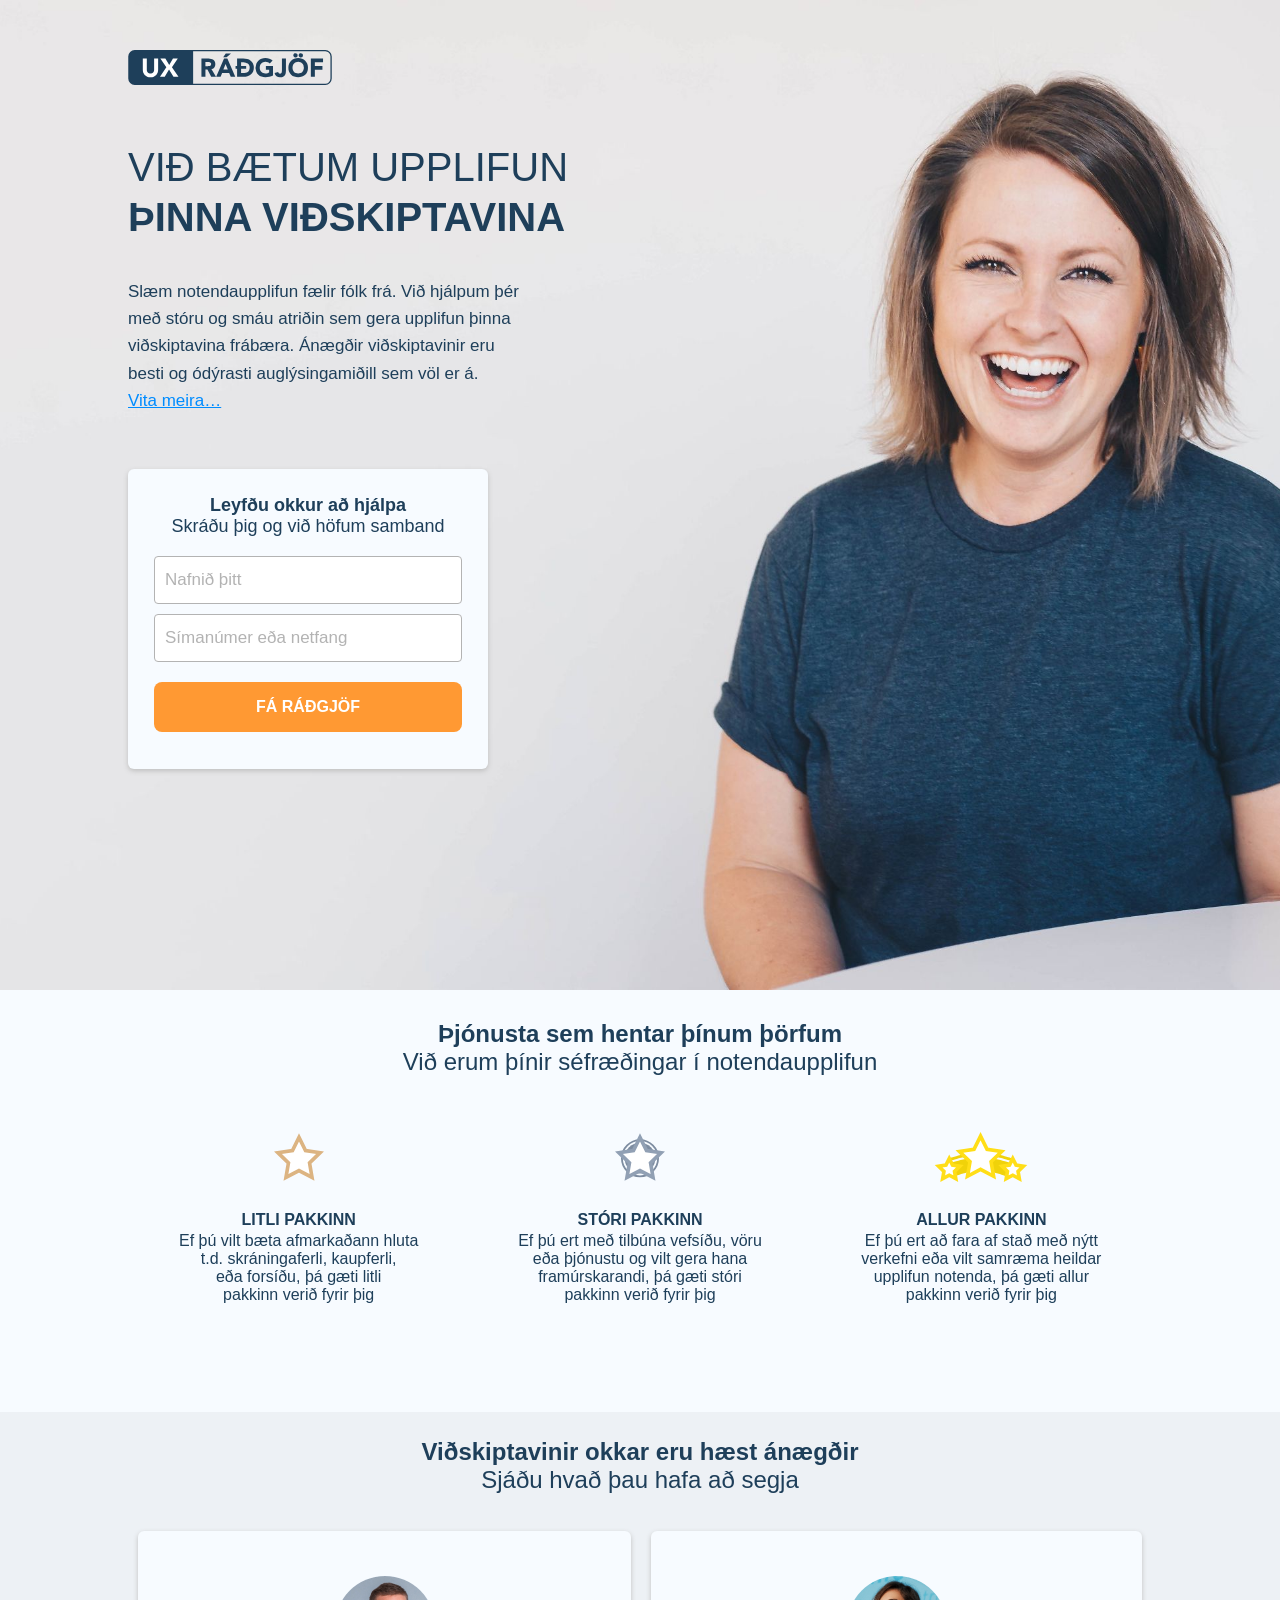
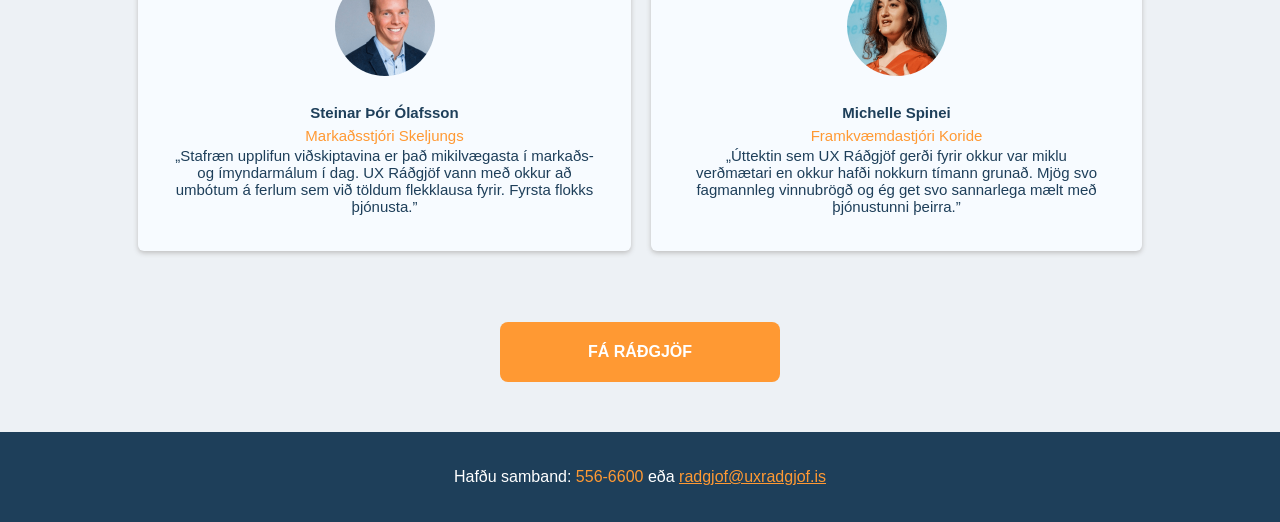
<file: index.html>
<!DOCTYPE html>
<html lang="is">

<head>
    <meta version="3.6.1"
    <meta charset="UTF-8">
    <meta name="viewport" content="width=device-width, initial-scale=1">
    <title>UX Ráðgjöf</title>
    <meta property="og:title" content="UX Ráðgjöf">
    <meta property="og:description" content="Slæm notendaupplifun fælir fólk frá. Við hjálpum þér með stóru og smáu atriðin sem gera upplifun þinna viðskiptavina frábæra. Ánægðir viðskiptavinir eru besti og ódýrasti auglýsingamiðill sem völ er á.">
    <meta property="og:type" content="website">
    <meta property="og:url" content="https://wwww.uxradgjof.is">
    <meta property="og:image" content="https://uxradgjof.is/assets/Opengraph.png">
    <meta name="format-detection" content="telephone=no">
    <link rel="stylesheet" href="./styles.css">
    <link rel="shortcut icon" type="image/png" href="./assets/favicon.png">

        <!-- Facebook Pixel Code -->
    <script>
      !function(f,b,e,v,n,t,s)
      {if(f.fbq)return;n=f.fbq=function(){n.callMethod?
      n.callMethod.apply(n,arguments):n.queue.push(arguments)};
      if(!f._fbq)f._fbq=n;n.push=n;n.loaded=!0;n.version='2.0';
      n.queue=[];t=b.createElement(e);t.async=!0;
      t.src=v;s=b.getElementsByTagName(e)[0];
      s.parentNode.insertBefore(t,s)}(window, document,'script',
      'https://connect.facebook.net/en_US/fbevents.js');
      fbq('init', '387559585316875');
      fbq('track', 'PageView');
    </script>
    <noscript><img height="1" width="1" style="display:none"
      src="https://www.facebook.com/tr?id=387559585316875&ev=PageView&noscript=1"
    /></noscript>
    <!-- End Facebook Pixel Code -->

    <!-- Start of Async Drift Code -->
    <script>
    "use strict";

    !function() {
      var t = window.driftt = window.drift = window.driftt || [];
      if (!t.init) {
        if (t.invoked) return void (window.console && console.error && console.error("Drift snippet included twice."));
        t.invoked = !0, t.methods = [ "identify", "config", "track", "reset", "debug", "show", "ping", "page", "hide", "off", "on" ], 
        t.factory = function(e) {
          return function() {
            var n = Array.prototype.slice.call(arguments);
            return n.unshift(e), t.push(n), t;
          };
        }, t.methods.forEach(function(e) {
          t[e] = t.factory(e);
        }), t.load = function(t) {
          var e = 3e5, n = Math.ceil(new Date() / e) * e, o = document.createElement("script");
          o.type = "text/javascript", o.async = !0, o.crossorigin = "anonymous", o.src = "https://js.driftt.com/include/" + n + "/" + t + ".js";
          var i = document.getElementsByTagName("script")[0];
          i.parentNode.insertBefore(o, i);
        };
      }
    }();
    drift.SNIPPET_VERSION = '0.3.1';
    drift.load('86pnem8xcb5k');
    </script>
    <!-- End of Async Drift Code -->


    <script>
        /**
            *
            * FUNCTIONS 
            *
            **/



        function selectContactMedium(el1, el2, el3, str) {
            var element1 = document.getElementById(el1);
            var element2 = document.getElementById(el2);
            var contactBox = document.getElementById(el3);
            console.log('selectContactMedium', element1, element2, contactBox)

            if (element1.src.includes('-inactive')) {
                console.log('hæhæhæ')
                contactBox.placeholder = str;
                element1.src = element1.src.replace('-inactive', '-active');
                element2.src = element2.src.replace('-active', '-inactive');
            }

        }

        function sendForm(el1, el2) {
            var name = document.getElementById(el1).value
            var phone = document.getElementById(el2).value

            modal.style.display = 'none';
            document.getElementById('main-content').innerHTML = '<h1>Augnablik...</h1>';
            document.getElementById('tilbod-t').style.display = 'none';
            post('https://formspree.io/radgjof@uxradgjof.is', {name, phone}, 'post');

        }


        function post(path, params, method) {
            method = method || "post"; // Set method to post by default if not specified.

            // The rest of this code assumes you are not using a library.
            // It can be made less wordy if you use one.
            var form = document.createElement("form");
            form.setAttribute("method", method);
            form.setAttribute("action", path);

            for(var key in params) {
                if(params.hasOwnProperty(key)) {
                    var hiddenField = document.createElement("input");
                    hiddenField.setAttribute("type", "hidden");
                    hiddenField.setAttribute("name", key);
                    hiddenField.setAttribute("value", params[key]);

                    form.appendChild(hiddenField);

                    
                }
            }

            
            var hiddenField2 = document.createElement("input");
            hiddenField2.setAttribute("type", "hidden");
            hiddenField2.setAttribute("value", "https://uxradgjof.is/thanks.html");
            hiddenField2.setAttribute("name", "_next");

            form.appendChild(hiddenField2);

            document.body.appendChild(form);
            form.submit();
        }

    </script>

</head>

<body>

    <!-- READ MORE TEMPLATE -->
    <div id="myModal2" class="modal">
        <div class="modal-cont">

            <span class="close clickable" onclick="closeModal()">&times;</span>

            <div id="read-more" class="read-m">
                <div style="text-align: center; padding: 26px;">
                                <b>Hvað er notendaupplifun</b><br><br>
            
                                Notendaupplifun er, í sinni einföldustu mynd, tilfinningar notenda gagnvart vöru eða þjónustu.
                                <br><br>
                                Þegar upplifunin er framúrskarandi þá finnur notandinn fyrir góðum tilfinningum gagnvart vörunni eða þjónustunni sem eykur líkur á jákvæðu umtali og meðmælum.
                                <br><br>
                                83% fólks treystir meðmælum vina og jafnvel ókunnugra framyfir auglýsingar. Þau fyrirtæki sem ekki huga að notendaupplifun eiga á hættu að dragast aftur úr.
                                <br><br>
                                <b>Skráðu þig núna og við höfum samband</b>
                </div>

                <div style="display: flex; flex-direction: column; align-items: center">

                                    <!-- TEMPLATE -->
                              <!--  <div class="your-name">
                                        Hvernig er best að hafa samband?
                                </div> -->

                                   <!-- <img src="./assets/phone-active.svg" id="phone2" class=" contact-button" onclick="selectContactMedium('phone2', 'email2', 'contact-box2', 'Skrifaðu símanúmer')">
                                    <img src="./assets/email-inactive.svg" id="email2" class=" contact-button" onclick="selectContactMedium('email2', 'phone2', 'contact-box2', 'Skrifaðu netfang')">
                                    <div > -->
                                    <input id="contact-box2" class="input-box3" placeholder="Nafnið þitt" >

                        </div>
                                <div>
                                <!--    <div class="your-name">
                                        Hvað heitir snillingurinn?
                                    </div> -->

                                    <input id="name2" placeholder="Símanúmer eða netfang" class="input-box3">
                                </div>

                                <button class="big-btn btn3 clickable" type="button" onclick="sendForm('name2', 'contact-box2')">FÁ RÁÐGJÖF</button>
                        </div>
                
                            <!-- /TEMPLATE -->
                </div>
            </div>
        </div>
    </div>
    <!-- /READ MORE TEMPLATE -->

    <!-- MODAL -->
    <div id="myModal" class="modal">

        <!-- MODAL CONTENT -->
        <div class="modal-cont2">
                <span class="close clickable" onclick="closeModal()">&times;</span>

            <div style="padding: 40px 0;" id="modal-content">
                <div class="base-font" style="text-align: center; margin: 10px 0px;">
                    <b>Leyfðu okkur að hjálpa</b><br> Skráðu þig og við höfum samband<br>
                </div>


                <div style="display: flex; flex-direction: column; align-items: center;">
                    <input id="contact-box3" class="input-box3" placeholder="Nafnið þitt" >
                    <input id="name3" placeholder="Símanúmer eða netfang" class="input-box3">
                    <button class="big-btn btn3 clickable" type="button" onclick="sendForm('name3', 'contact-box3')">FÁ RÁÐGJÖF</button>
                                <!--    <div class="your-name">
                                        Hvað heitir snillingurinn?
                                    </div> -->


                                
                    <!-- TEMPLATE -->
<!--
                    <div>
                        <div>
                            <div class="your-name">
                                Hvernig er best að hafa samband?
                            </div>
                        </div>
                        <div class="spass" style="display: flex; flex-direction: row; align-items: center;">
                            <img src="./assets/phone-active.svg" id="phone3" class=" contact-button" onclick="selectContactMedium('phone3', 'email3', 'contact-box3', 'Skrifaðu símanúmer')">
                            <img src="./assets/email-inactive.svg" id="email3" class=" contact-button" onclick="selectContactMedium('email3', 'phone3', 'contact-box3', 'Skrifaðu netfang')">
                            <div>
                                <input id="contact-box3" class="input-box" placeholder="Skrifaðu símanúmer">
                            </div>
                        </div>
                        <div>
                            <div class="your-name">
                                Hvað heitir snillingurinn?
                            </div>
                            <input id="name3" placeholder="Nafn" class="input-box spass phone-box">
                        </div>
                        <button class="big-btn btn2 clickable" type="button" onclick="sendForm('name3', 'contact-box3')">FÁ
                            RÁÐGJÖF</button>
                    </div>
-->
                    <!-- /TEMPLATE -->

                </div>
            </div>
        </div>
        <!-- /MODAL CONTENT -->

    </div>
    <!-- /MODAL -->

    <div class="all">

        <div class="container stoff">

            <!-- HEADER -->
            <header class="row space-b headhead">

                <div><img src="./assets/logo.svg" class="logo" style="margin-top: 10px;">

                </div>

            </header>
            <!-- /HEADER -->

            <!-- MAIN IMAGE FOR MOBILE ONLY -->
            <div><img src="./assets/7.jpg" class="ko-img2">

            </div>
            <!-- /MAIN IMAGE FOR MOBILE ONLY -->

            <!-- MAIN CONTENT -->
            <div class="spassia">

                <form class="dalkur">


                    <div class="title-st">
                        <span style=>VIÐ BÆTUM UPPLIFUN</span>
                    </div>

                    <div class="title-st2">
                        <span style=>ÞINNA VIÐSKIPTAVINA</span>
                    </div>

                   <!-- <div class="strik"> 

                    </div> -->


                    <div id="main-content">

                        <div class="radgjof">
                            Slæm notendaupplifun fælir fólk frá.
                            Við hjálpum þér með stóru og smáu atriðin sem gera upplifun þinna viðskiptavina frábæra.
                            Ánægðir viðskiptavinir eru besti og ódýrasti auglýsingamiðill sem völ er á.<br>
                            <a class="clickable read-more-link" onclick="openModal('myModal2')">Vita meira…</a> <br>
                        </div>

                        <div class="radgjof2">

                                <div id="read-more" class="read-m">
                                    <div style="text-align: center; padding: 26px;">
                                    <b>Leyfðu okkur að hjálpa</b><br> Skráðu þig og við höfum samband<br>

                                    <input id="contact-box1" class="input-box" placeholder="Nafnið þitt" >
                                    <input id="name1" class="input-box2" placeholder="Símanúmer eða netfang" >
                                    <button class="big-btn btn2 clickable" type="button" onclick="sendForm('name1', 'contact-box1')">FÁ RÁÐGJÖF</button>



                                    </div>
                                </div>
                        </div>
                    </div>


                </form>
            </div>
            <!-- /MAIN CONTENT -->
        </div>
    </div>

    <!-- MAIN IMAGE -->
    <div> <img src="./assets/6.jpg" class="ko-img">

    </div>
    <!-- /MAIN IMAGE -->

    <!-- OFFERING -->

    <div class="container-offering"> 

        <div id="read-more" class="read-m2">
                <b>Þjónusta sem hentar þínum þörfum</b><br>Við erum þínir séfræðingar í notendaupplifun<br>
        </div>

        <div class="container">

            <div class="recommend spassia">

                <!-- OFFERING 1 -->
                <div class="rec-small">

                        <div class="rec-img"><img src="./assets/litli.svg" style="width: 50px; height: 50px;">
                    
                        </div>
                    
                        <div>
                            
                            <div style="text-align: center; padding: 26px;">
                                <span class="job-title"><b>LITLI PAKKINN</b></span><br>
                                <span>
                                Ef þú vilt bæta afmarkaðann hluta<br>
                                t.d. skráningaferli, kaupferli,<br>
                                eða forsíðu, þá gæti litli<br>
                                pakkinn verið fyrir þig<br>
                                </span>
                            </div>

                        </div>
                </div>
                <!-- OFFERING 1 -->

                <!-- OFFERING 2 -->
                <div class="rec-small">

                        <div class="rec-img"><img src="./assets/stori.svg" style="width: 50px; height: 50px;">
                        
                        </div>
                    
                        <div>
                            <div style="text-align: center; padding: 26px;">
                                <span class="job-title"><b>STÓRI PAKKINN</b></span><br>
                                <span>
                                Ef þú ert með tilbúna vefsíðu, vöru<br>
                                eða þjónustu og vilt gera hana<br>
                                framúrskarandi, þá gæti stóri<br>
                                pakkinn verið fyrir þig<br>
                                </span>
                            </div>
                        </div>
                </div>

                <!-- /OFFERING 2-->

                <!-- OFFERING 3 -->
                <div class="rec-small">

                        <div class="rec-img"><img src="./assets/allur.svg" style="width: 100px; height: 50px;">
                        
                        </div>
                    
                        <div>
                            <div style="text-align: center; padding: 26px;">
                                <span class="job-title"><b>ALLUR PAKKINN</b></span><br>
                                <span>
                                Ef þú ert að fara af stað með nýtt<br>
                                verkefni eða vilt samræma heildar<br>
                                upplifun notenda, þá gæti allur<br>
                                pakkinn verið fyrir þig<br>
                                </span>
                            </div>
                        </div>
                </div>
                <!-- /OFFERING 3-->

            </div>
        </div>
    </div>




    <!-- /OFFERING -->


    <div class="container-testimonials"> 

        <div id="read-more" class="read-m2">
            <b>Viðskiptavinir okkar eru hæst ánægðir</b><br>Sjáðu hvað þau hafa að segja<br>
        </div>

        <div class="container">

            <div class="recommend2 spassia">
        

                <!-- TESTEMONIAL 1 -->


                    <div class="rec-small2">

                        <div class="rec-img2"><img src="./assets/Steinar.png" style="width: 100px; height: 100px;">
                        </div> 
                 
                        <div>
                            <div style="text-align: center; padding: 26px;">
                                <div class="bl-text">
                                    <span class="job-title"><b>Steinar Þór Ólafsson</b></span><br>
                                    <span><span style="color: #FF9933" class="job-title">Markaðsstjóri Skeljungs</span><br></span>
                                    <span>
                                    „Stafræn upplifun viðskiptavina er það mikilvægasta í markaðs- og ímyndarmálum í dag.
                                    UX Ráðgjöf vann með okkur að umbótum á ferlum sem við töldum flekklausa fyrir.
                                    Fyrsta flokks þjónusta.”
                                    </span>
                                </div>
                            </div>
                        </div> 

                    </div> 
               <!-- /TESTEMONIAL 1 -->


                <!-- TESTEMONIAL 2 -->

                    <div class="rec-small2">

                        <div class="rec-img2"><img src="./assets/Michelle.png" style="width: 100px; height: 100px;">
                        </div>
                    
                        <div>
                            <div style="text-align: center; padding: 26px;">
                                <div class="bl-text">
                                    <span class="job-title"><b>Michelle Spinei</b></span><br>
                                    <span><span style="color: #FF9933;" class="job-title">Framkvæmdastjóri Koride</span><br></span>
                                    <span>
                                    „Úttektin sem UX Ráðgjöf gerði fyrir okkur var miklu verðmætari en okkur hafði nokkurn tímann grunað. Mjög svo fagmannleg vinnubrögð og ég get svo sannarlega mælt með þjónustunni þeirra.”  
                                    </span>
                                </div>
                            </div>
                        </div>
                    </div>
            <!-- TESTEMONIAL 2 -->

            </div>
        </div>
    </div>
        <!-- /TESTEMONIALS -->


        <!-- Fá Ráðgjöf takki -->
    <div class="container-takki">

        <div class="container">

            <div><button id="tilbod-t" class="big-btn btn1 tilbod-takki clickable" id="myBtn" onclick="openModal('myModal')">FÁ RÁÐGJÖF</button>
            </div> 

        </div> 

    </div> 

        <!-- FOOTER -->

        <footer class="foofooter all-center">
            <div class="spassia foofoofoo">
                <span>
                    Hafðu samband:
                </span>
                <span>

                    <span class="contact-bold">556-6600</span> eða <span><a href="mailto:radgjof@uxradgjof.is " class="contact-bold2">radgjof@uxradgjof.is<a/></span>
                </span>
            </div>
        </footer>
        <!-- / FOOTER -->
        


    <script>

        /**
         * 
         * MODAL 
         *
         **/

        var modal = document.getElementById('myModal');

        function openModal(modalId) {
            // Get the modal
            modal = document.getElementById(modalId);
            console.log(modalId, modal)
            modal.style.display = "block";
     

        }

        

       // When the user clicks anywhere outside of the modal, close it
       window.onclick = function (event) {
            if (event.target == modal) {
                modal.style.display = "none";
            }
        }



        function closeModal () {
            console.log('closeModal', modal);
            modal.style.display = "none";
        }

  



    </script>


</body>

</html>
</file>
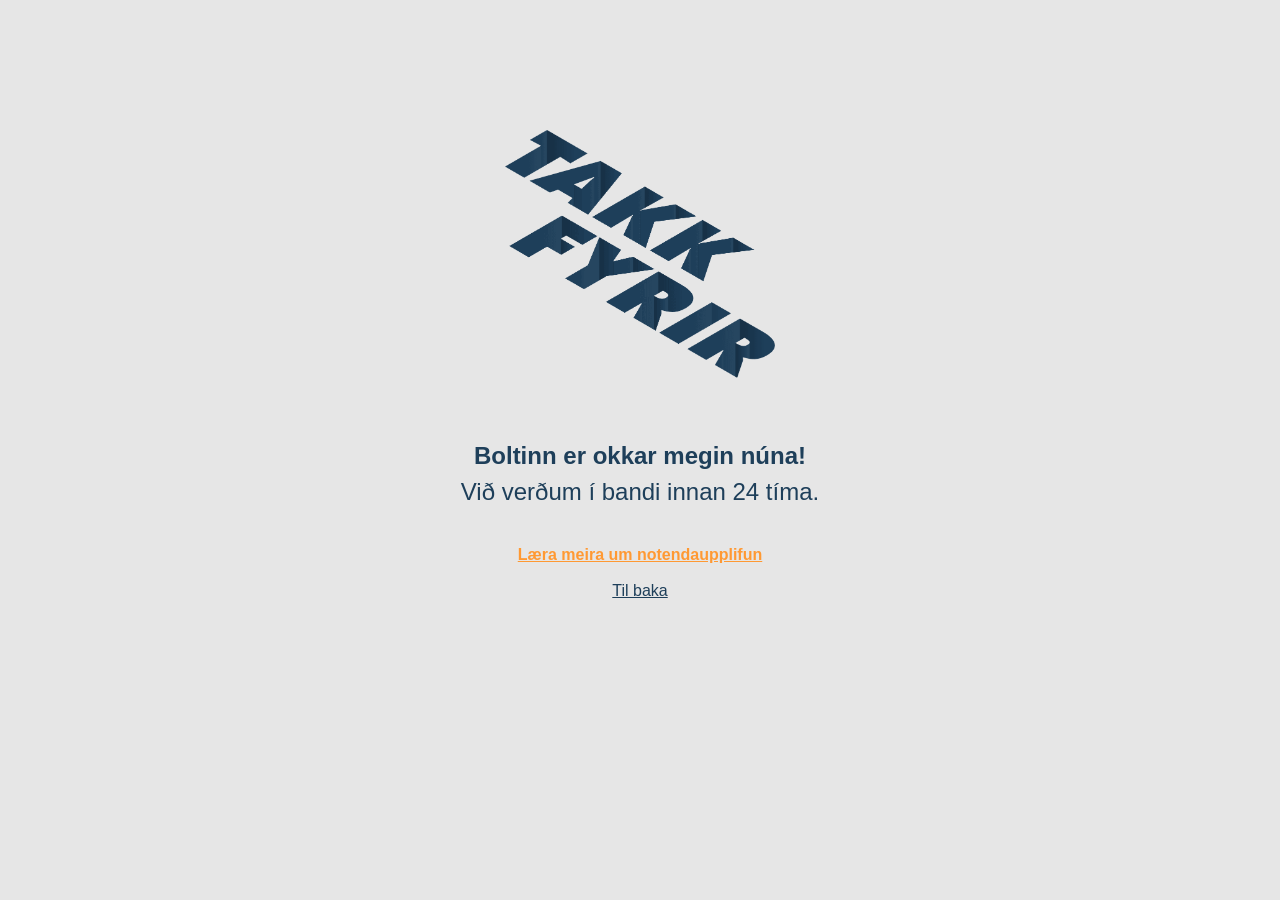
<file: thanks.html>
<!DOCTYPE html>
<html>
  <head>
    <meta charset="utf-8">
    <meta name="viewport" content="width=device-width, initial-scale=1">
    <link rel="stylesheet" href="./styles.css">
    <link rel="shortcut icon" type="image/png" href="./assets/favicon.png">
    <title>Takk Fyrir</title>


    <script>

      function openWin() {
      window.open("https://www.linkedin.com/company/uxradgjof/");
      }

      function goBack() {
      window.history.back();
      }

    </script>

        <!-- Start of Async Drift Code -->
    <script>
    "use strict";

    !function() {
      var t = window.driftt = window.drift = window.driftt || [];
      if (!t.init) {
        if (t.invoked) return void (window.console && console.error && console.error("Drift snippet included twice."));
        t.invoked = !0, t.methods = [ "identify", "config", "track", "reset", "debug", "show", "ping", "page", "hide", "off", "on" ], 
        t.factory = function(e) {
          return function() {
            var n = Array.prototype.slice.call(arguments);
            return n.unshift(e), t.push(n), t;
          };
        }, t.methods.forEach(function(e) {
          t[e] = t.factory(e);
        }), t.load = function(t) {
          var e = 3e5, n = Math.ceil(new Date() / e) * e, o = document.createElement("script");
          o.type = "text/javascript", o.async = !0, o.crossorigin = "anonymous", o.src = "https://js.driftt.com/include/" + n + "/" + t + ".js";
          var i = document.getElementsByTagName("script")[0];
          i.parentNode.insertBefore(o, i);
        };
      }
    }();
    drift.SNIPPET_VERSION = '0.3.1';
    drift.load('86pnem8xcb5k');
    </script>
    <!-- End of Async Drift Code -->

  <body style="background-color: #e6e6e6;">

      <div class="container6">

            <div class="recommend spassia">

                <!-- OFFERING 1 -->
                <div class="rec-small">

                        <div class="rec-img"><img src="./assets/takk.png" style="width: 270px; height: 248px; margin-top: 100px;">
                    
                        </div>
                    
                        <div>
                            
                            <div style="text-align: center; padding: 60px;">
                                <span class="job-title2"><b>Boltinn er okkar megin núna!</b><br>
                                
                                Við verðum í bandi innan 24 tíma.<br><br></span>

                                <span>
                                <a class="clickable read-more-link2" onclick="openWin()"><b>Læra meira um notendaupplifun</b></a> <br><br>
                                <a class="clickable read-more-link3" onclick="goBack()">Til baka</a>
                              
                                </span>
                            </div>

                        </div>
                </div>
            </div>
    </div>

  </body>
</html>
</file>
<file: styles.css>
.template {
  display: none;
}

.contact-bold {
  color: #ff9933;
  text-decoration-style: none;
  /* font-weight: 600; */
}

.contact-bold2 {
  color: #ff9933;
  /* font-weight: 600; */
}

.modal {
  display: none; /* Hidden by default */
  position: fixed; /* Stay in place */
  z-index: 1; /* Sit on top */
  left: 0;
  top: 0;
  width: 100%; /* Full width */
  height: 100%; /* Full height */
  overflow: auto; /* Enable scroll if needed */
  background-color: rgb(0, 0, 0); /* Fallback color */
  background-color: rgba(0, 0, 0, 0.6); /* Black w/ opacity */
}

.contact-button {
  width: 40px !important;
  height: 40px !important;
  border: 0px !important;
  margin-right: 10px !important;
}

.read-more-link {
  color: #008cff;
  text-decoration: underline;
}

.read-more-link2 {
  color: #ff9933;
  text-decoration: underline;
}

.read-more-link3 {
  color: #1e3f5a;
  text-decoration: underline;
}

.read-m {
  text-align: center;
}

.read-m2 {
  text-align: center;
  padding: 26px;
  font-size: 24px;
}

.clickable {
  cursor: pointer;
}

/* Modal Content/Box  */
.modal-cont {
  background-color: #f7fbff;
  margin: 5% auto;
  /* padding: 40px 20px; */
  border: 1px solid #888;
  border-radius: 8px;
  width: 400px; /* Could be more or less, depending on screen size */
  height: 620px;
}

/* Modal Content/Box  */
.modal-cont2 {
  background-color: #f7fbff;
  margin: 5% auto;
  /* padding: 40px 20px; */
  border: 1px solid #888;
  border-radius: 8px;
  width: 400px; /* Could be more or less, depending on screen size */
}

/* The Close Button */
.close {
  color: #aaa;
  float: right;
  font-size: 28px;
  font-weight: bold;
  padding-right: 20px;
  padding-top: 10px;
}

.close:hover,
.close:focus {
  color: black;
  text-decoration: none;
  cursor: pointer;
}

body {
  font-family: "Avenir", Helvetica;
  color: #1e3f5a;
  margin: 0px;
  background-color: #f7fbff;
}

.title-st {
  height: 50px;
  font-size: 40px;
  margin-top: 56px;
}

.title-st2 {
  height: 50px;
  font-size: 40px;
  font-weight: bold;
}

/*
.strik {
  background-color: #1e3f5a;
  width: 65px;
  height: 4px;
  margin-bottom: 20px;
}
*/
.good {
  font-weight: bold;
  line-height: 1;
}

.formform {
  height: 288px;
  margin-top: 56px;
  width: 360px;
  background-color: #f7fbff;
}

.headhead {
  display: flex;
  align-items: center;
  justify-content: space-between;
  flex-direction: row;
  margin-top: 40px;
}

.base-font {
  font-size: 17px;
}

.texti {
  text-align: center; 
  background-color: #000000;
}

.radgjof {
  margin-top: 33px;
  font-size: 17px;
  line-height: 1.6;
}

.radgjof2 {
  width: 360px;
  height: 300px;
  margin-top: 55px;
  font-size: 18px;
  border-radius: 6px;
  background-color: #f7fbff;
}

.all-center {
  display: flex;
  justify-content: center;
  align-items: center;
}

h1 {
  font-size: 30px;
}

.logo {
  width: 204px;
  height: 35px;
}

.big-btn {
  background-color: #ff9933;
  border-radius: 8px;
  font-weight: 550;
  font-size: 16px;
  color: white;
  border: 0px;
  margin-top: 20px;
  margin-bottom: 20px;
  /*margin-left: 35px;
  margin-right: 35px;
  margin-bottom: 30px;*/
}

.bl-text {
  font-size: 15px;
}

.btn1 {
  width: 280px;
  height: 60px;
  margin: 10px;
}

.btn2 {
  padding: 0 10px;  
  width: 100%;
  height: 50px;
}

.btn3 {
  padding: 0 10px;  
  width: 85%;
  height: 50px;
}

.your-name {
  margin-left: 9px;
  color: #ff9933;
  font-size: 13px;
  margin-bottom: 5px;
  text-align: left;
}

.spass {
  margin-bottom: 12px;
}

.input-box {
  border-radius: 4px;
  border: 1px solid #b3b3b3;
  height: 48px;
  font-size: 17px;
  padding: 0 10px;  
  width: 100%;
  box-sizing: border-box;  
  margin-top: 19px;
}

.input-box2 {
  border-radius: 4px;
  border: 1px solid #b3b3b3;
  height: 48px;
  font-size: 17px;
  padding: 0 10px;  
  width: 100%;
  box-sizing: border-box;  
  margin-top: 10px;
}

.input-box3 {
  border-radius: 4px;
  border: 1px solid #b3b3b3;
  height: 48px;
  font-size: 17px;
  padding: 0 10px;  
  width: 85%;
  box-sizing: border-box;  
  margin-top: 10px;
}

.bla {
background-color: #000000;
}

.container-offering {
  min-height: 300px !important;
}

.container-testimonials {
  background-color: #edf1f5;
  height: fit-content;
  min-height: 500px !important;
}

.container-takki {
  background-color: #edf1f5;
  height: 120px;
  text-align: center;
}

.input-box::placeholder {
  color: #b3b3b3;
}

.input-box2::placeholder {
  color: #b3b3b3;
}

.container {
  width: 80vw;
  margin-left: 10vw;
  margin-right: 10vw;
  margin-bottom: 3vw;
  margin-top: 0vw;
}

.container6 {

}

.row {
  display: flex;
  flex-direction: row;
}

.space-b {
  display: flex;
  justify-content: space-between;
}

.dalkur {
  width: 400px;
}

.col {
  justify-content: center;
  background-color: aqua;
  flex-direction: row;
  display: flex;
}

.ko-img {
  width: 100% !important;
  height: 110vh;
  min-height: 800px!important;
  object-fit: cover !important;
  object-position: center top !important;
}

.ko-img2 {
  width: 100%;
  height: 45vh;
  object-fit: cover !important;
  object-position: center top !important;
  display: none;
}

.recommend {
  /* display: flex;  */
  padding: 10px 0px;
  /* justify-content: space-between;    */
}

.recommend2 {
  /* display: flex;  */
  padding: 10px 0px;
  /* justify-content: space-between;    */
}

.rec-small {
  margin: 20px;
  height: 100px;
  flex-grow: 1;
  justify-content: center;  
  height: fit-content;
}

/*hvítu kassarnir utan um quotes */
.rec-small2 {
  margin: 10px;
  margin-top: 1px;
  padding: 10px;
  border-radius: 6px;
  box-shadow: 0px 2px 5px #BFBFBF;
  flex-grow: 1;
  justify-content: center;
  background-color: #f7fbff;
  height: fit-content;
}

.foofooter {
  background-color: #1e3f5a;
  color: white;
  height: 90px;
}

.rec-img {
  display: flex;
  justify-content: center;
  align-items: center;
  margin: 0 15px;
}

.rec-img2 {
  display: flex;
  justify-content: center;
  align-items: center;
  margin-top: 35px;
}

.job-title {
  line-height: 1.5;
}

.job-title2 {
  line-height: 1.5;
  font-size: 24px;
}



@media only screen and (min-width: 600px) {
  .stoff {
    position: absolute;
  }
}

/* DESKTOP */
@media only screen and (min-width: 1024px) {

  .recommend {
    display: flex;
    flex-direction: row;
    height: 20vh;
  }

  .recommend2 {
    display: flex;
    flex-direction: row;
    height: 40vh;
  }

  .rec-small {
    align-items: center;
    width: 100px;
  }

  .radgjof2 {
    box-shadow: 0px 2px 5px #BFBFBF;
  }

  .container-testimonials {
  margin-top: 110px;
  }

  .title-st {
  width: 900px;
  }

  .title-st2 {
  width: 900px;
  }

  .modal-cont2 {
    height: 320px;
  } 

}


/* BIG TABLET */
@media only screen and (min-width: 876px) and (max-width: 1024px) {
  .recommend {
    display: flex;
    flex-direction: column;
    /* height: 20vh; */
    /* background-color: yellow; */
  }

  .recommend2 {
    display: flex;
    flex-direction: column;
    /* height: 20vh; */
    /* background-color: yellow; */
  }

  .rec-small {
    padding: 15px 0px;
    flex-direction: column;
    align-items: center;
  }

  .radgjof2 {
    box-shadow: 0px 2px 5px #BFBFBF;
  }

  .container-testimonials {
  margin-top: 10px;
  }

  .title-st {
  width: 600px;
  }

  .title-st2 {
  width: 600px;
  }

  .modal-cont2 {
    height: 320px;
  }

}




/*hvítu kassarnir utan um quotes */
/*
.rec-small2 {
  flex-grow: 1;
  justify-content: center;
  padding: 15px 0px;
  flex-direction: column;
  align-items: center;
  background-color: #f7fbff;
}

.rec-small3 {
  flex-grow: 1;
  justify-content: center;
  padding: 15px 0px;
  flex-direction: column;
  align-items: center;
  background-color: #f7fbff;
  margin-left: 10px;
  margin-right: 10px;
}
*/

/* SMALL TABLET */
@media only screen and (max-width: 876px) {
  /*.tilbod-takki {
    display: none;
  }*/

  .title-st {
    font-size: 28px;
    width: 400px;
  }

  .title-st2 {
    font-size: 34px;
    line-height: 17px;
    width: 400px;
  }

  .radgjof2 {
  }

  .rec-small {
    padding: 20px 0px;
    flex-direction: column;
    align-items: center;
    margin: 1px;

  }

  .logo {
    width: calc(274px * 0.8);
    height: calc(47px * 0.8);
  }

  .rec-small2 {
  margin: 30px;
  margin-left: 0px;
  margin-right: 0px;
  margin-top: 1px;
  padding: 10px;
  }

  .dalkur {
    width: 300px;
  }

  .modal-cont2 {
    height: 320px;
  }
}

/*hvítu kassarnir utan um quotes */
/*
.rec-small2 {
  flex-grow: 1;
  justify-content: center;
  margin-left: 10px;
  margin-right: 10px;
}

.rec-small3 {
  flex-grow: 1;
  justify-content: center;
  margin-left: 10px;
  margin-right: 10px;
}
*/
/* PHONE */
@media only screen and (max-width: 600px) {
  .logo {
    width: 204px;
    height: 35px;
  }

  .dalkur {
    /* width: 100vw; */
    display: flex;
    flex-direction: column;
    align-items: center;
    /* justify-content: center; */
    width: 100%;
  }

  .recommend {
    padding: 1px;
  }

  .recommend2 {
    padding: 20px 0px;
  }

  .ko-img {
    display: none;
  }

  .container {
    /* width: 90vw; */
    margin-left: 0vw;
    margin-right: 0vw;
    width: 100vw;
  }

  .rec-small {
    flex-direction: column;
    /* width: 90vw; */
    align-items: center;
    margin: 1px;
  }

  .spassia {
    margin-left: 25px;
    margin-right: 25px;
  }

  .bl-text {
    text-align: center;
    /* background-color: blue; */
  }

  .title-st {
    text-align: center;
    font-size: 25px;
    margin-top: 15px;
  }

  .title-st2 {
    text-align: center;
    font-size: 28px;
    line-height: 10px;
  }

  .radgjof {
    text-align: center;
    font-size: 15px;
    padding-left: 37px;
    padding-right: 37px;
  }

  .radgjof2 {
  width: 100%  
  }

  .read-m {
  font-size: 16px;
  }

  .read-m2 {
  text-align: center;
  font-size: 16px;
  }

  .container-testimonials {
  margin-top: 1px;
  }

  .btn1 {
  width: 340px;
  height: 60px;
  margin: 10px;
  }

  /* .your-name {
    text-align: center;
  } */

  .headhead {
    margin-top: initial;
    padding: 10px;
    /* margin-top: 10px; */
    display: flex;
    align-items: center;
    justify-content: center;
    /* background-color: pink; */
  }

  /*
  .arrow-up {
    position: relative;
    width: 0;
    top: -85.5px;
    height: 0;
    border-style: solid;
    border-width: 0 0 80px 100vw;
    border-color: transparent transparent #f7fbff transparent;
  }
  */

  .jabb {
    background-image: url('./assets/7.jpg');
    height: 35vh;
    width: 100%;
    /* object-fit: cover !important;
    object-position: center top !important;
    display: none; */

  }

  .ko-img2 {
    display: initial;
    height: 45vh;
  }

  .foofooter {
    text-align: center;
  }

  .foofoofoo {
    display: flex;
    flex-direction: column;
  }

  .ko-img2 {
    width: 100%;
    height: 50vh;
    -webkit-clip-path: polygon(0 0, 100% 0, 100% 85%, 0% 100%);
    clip-path: polygon(0 0, 100% 0, 100% 85%, 0% 100%);
  }

  .modal-cont {
    width: 98vw;
    height: 670px;
  }

  .modal-cont2 {
    width: 98vw;
    height: 320px;
  }

  .formform {
    width: 90vw;
    margin-left: 10px; 
    margin-right: 10px; 
  }

  .bla {
    width: 100%;
  }

  .rec-small2 {
  margin: 22px;
  margin-left: 0px;
  margin-right: 0px;
  margin-top: 1px;
  padding: 10px;
  }

  .spassia {
  margin-left: 10px;
  margin-right: 10px;
  }

.job-title2 {
  line-height: 1.5;
  font-size: 15px;
}



}
</file>
